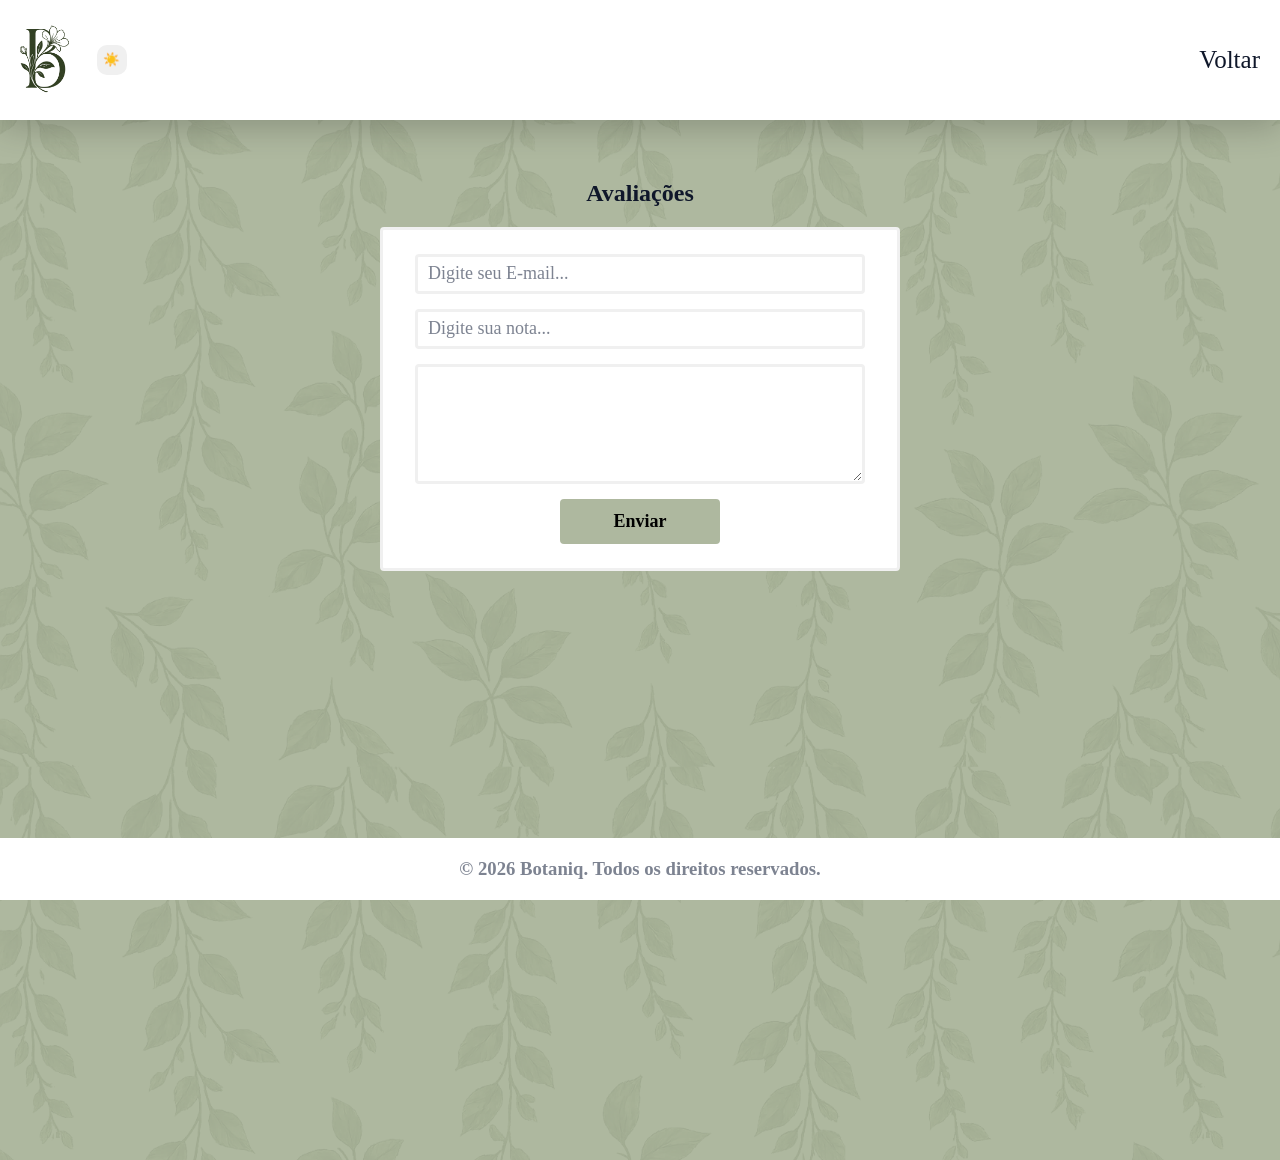
<file: avaliacoes.html>
<!doctype html>
<html lang="pt-br">
  <head>
    <meta charset="UTF-8" />
    <meta name="viewport" content="width=device-width, initial-scale=1.0" />
    <title>Avaliações</title>
    <link rel="stylesheet" href="css/styles.css" />
  </head>
  <body>
    <header>
      <img class="logo" src="img/Logo.png" alt="Logo botaniq" />
      <button onclick="trocarTema()" id="tButton">☀️</button>

      <div id="voltar">
        <a class="voltar" href="index.html">Voltar</a>
      </div>
    </header>

    <section id="avaliacoes">
      <h1>Avaliações</h1>
      <form id="formAvaliacoes" action="submit">

        <input
          type="text"
          placeholder="Digite seu E-mail..."
          class="email"
          name="email"
        />

        <input
          type="number"
          placeholder="Digite sua nota..."
          class="nota"
          name="nota"
        />

        <textarea
          placeholder="Escreva sua mensagem..."
          class="mensagem"
          name="mensagem"
        >
        
        </textarea>

        <button class="submitButton" type="submit">Enviar</button>
      </form>
    </section>

    <section id="avaliacoesCardsSection">
      <div id="avaliacoesCards">
        <!--

        <div class="cardC">
          <p class="nomeCliente">Nome cliente</p>
          <p class="notaC">4/5</p>
          <p class="mensagemC">[base64]</p>
        </div> 
         
        -->
      </div>
    </section>

    <footer>
      <h3>© 2026 Botaniq. Todos os direitos reservados.</h3>
    </footer>

    <script src="js/scripts.js"></script>
  </body>
</html>
</file>
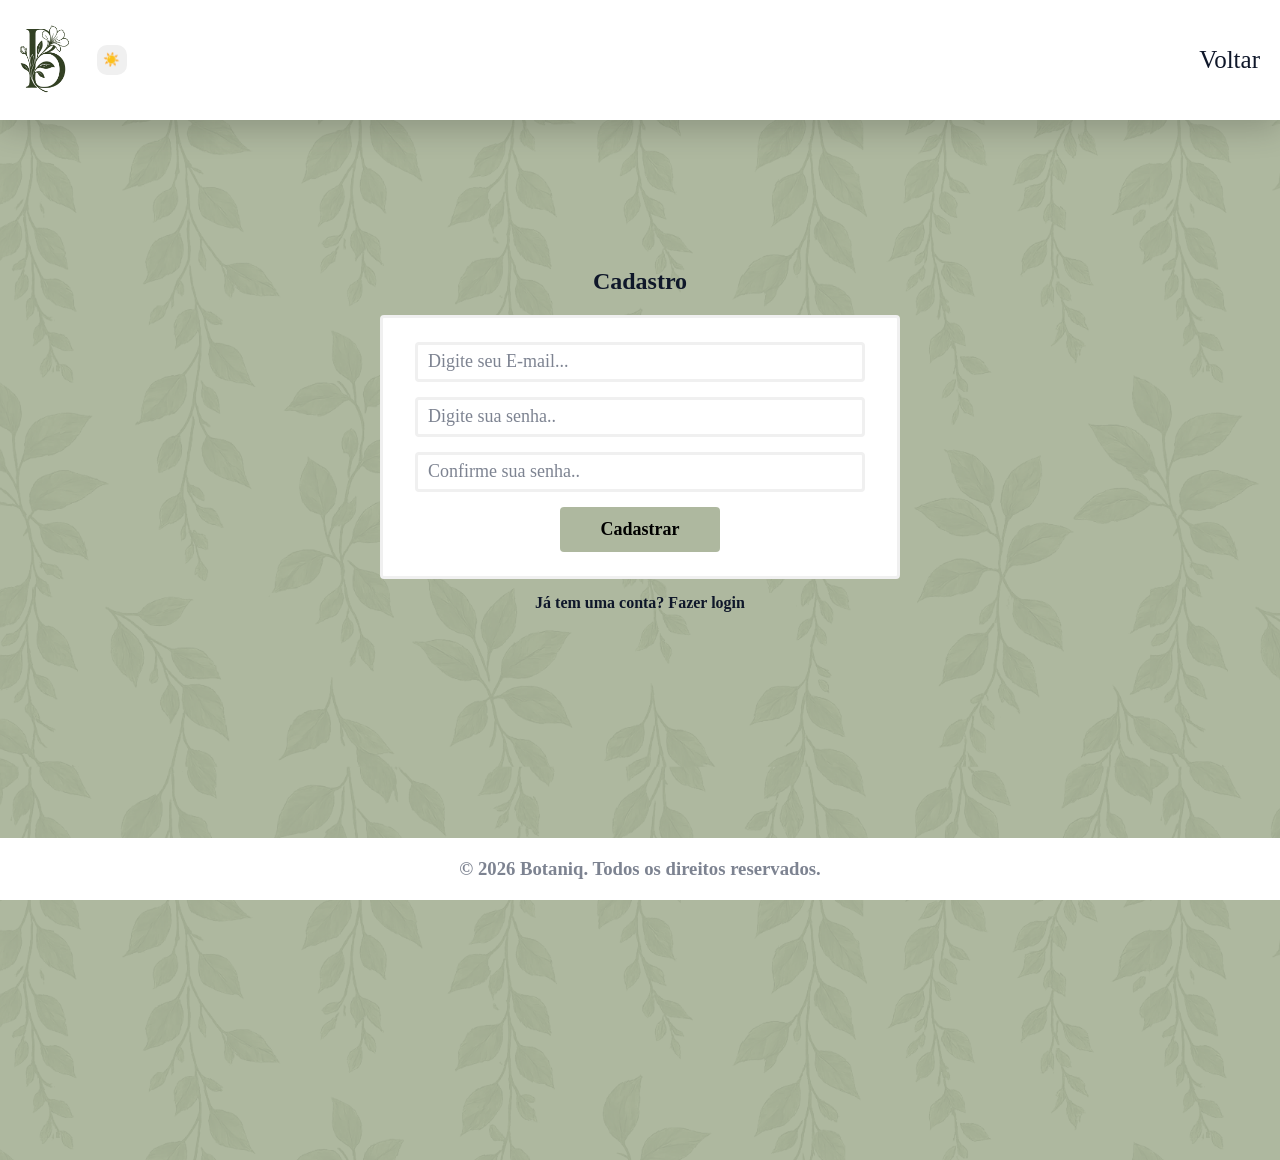
<file: cadastro.html>
<!doctype html>
<html lang="pt-br">
  <head>
    <meta charset="UTF-8" />
    <meta name="viewport" content="width=device-width, initial-scale=1.0" />
    <title>Cadastro</title>
    <link rel="stylesheet" href="css/styles.css" />
  </head>
  <body>
    <header>
      <img class="logo" src="img/Logo.png" alt="Logo botaniq" />
      <button onclick="trocarTema()" id="tButton">☀️</button>

      <div id="voltar">
        <a class="voltar" href="index.html">Voltar</a>
      </div>
    </header>

    <section id="cadastro">
      <h1>Cadastro</h1>
      <form id="formCadastro" action="submit">
        <input
          type="text"
          placeholder="Digite seu E-mail..."
          class="email"
          name="email"
        />

        <input
          type="password"
          placeholder="Digite sua senha.."
          class="senha"
          name="senha"
        />

        <input
          type="password"
          placeholder="Confirme sua senha.."
          class="senhaConfirmacao"
          name="senhaConfirmacao"
        />

        <button class="submitButton" type="submit">Cadastrar</button>
      </form>
           <a href="login.html">Já tem uma conta? Fazer login</a>
    </section>

    <footer>
      <h3>© 2026 Botaniq. Todos os direitos reservados.</h3>
    </footer>

    <script src="js/scripts.js"></script>
  </body>
</html>
</file>
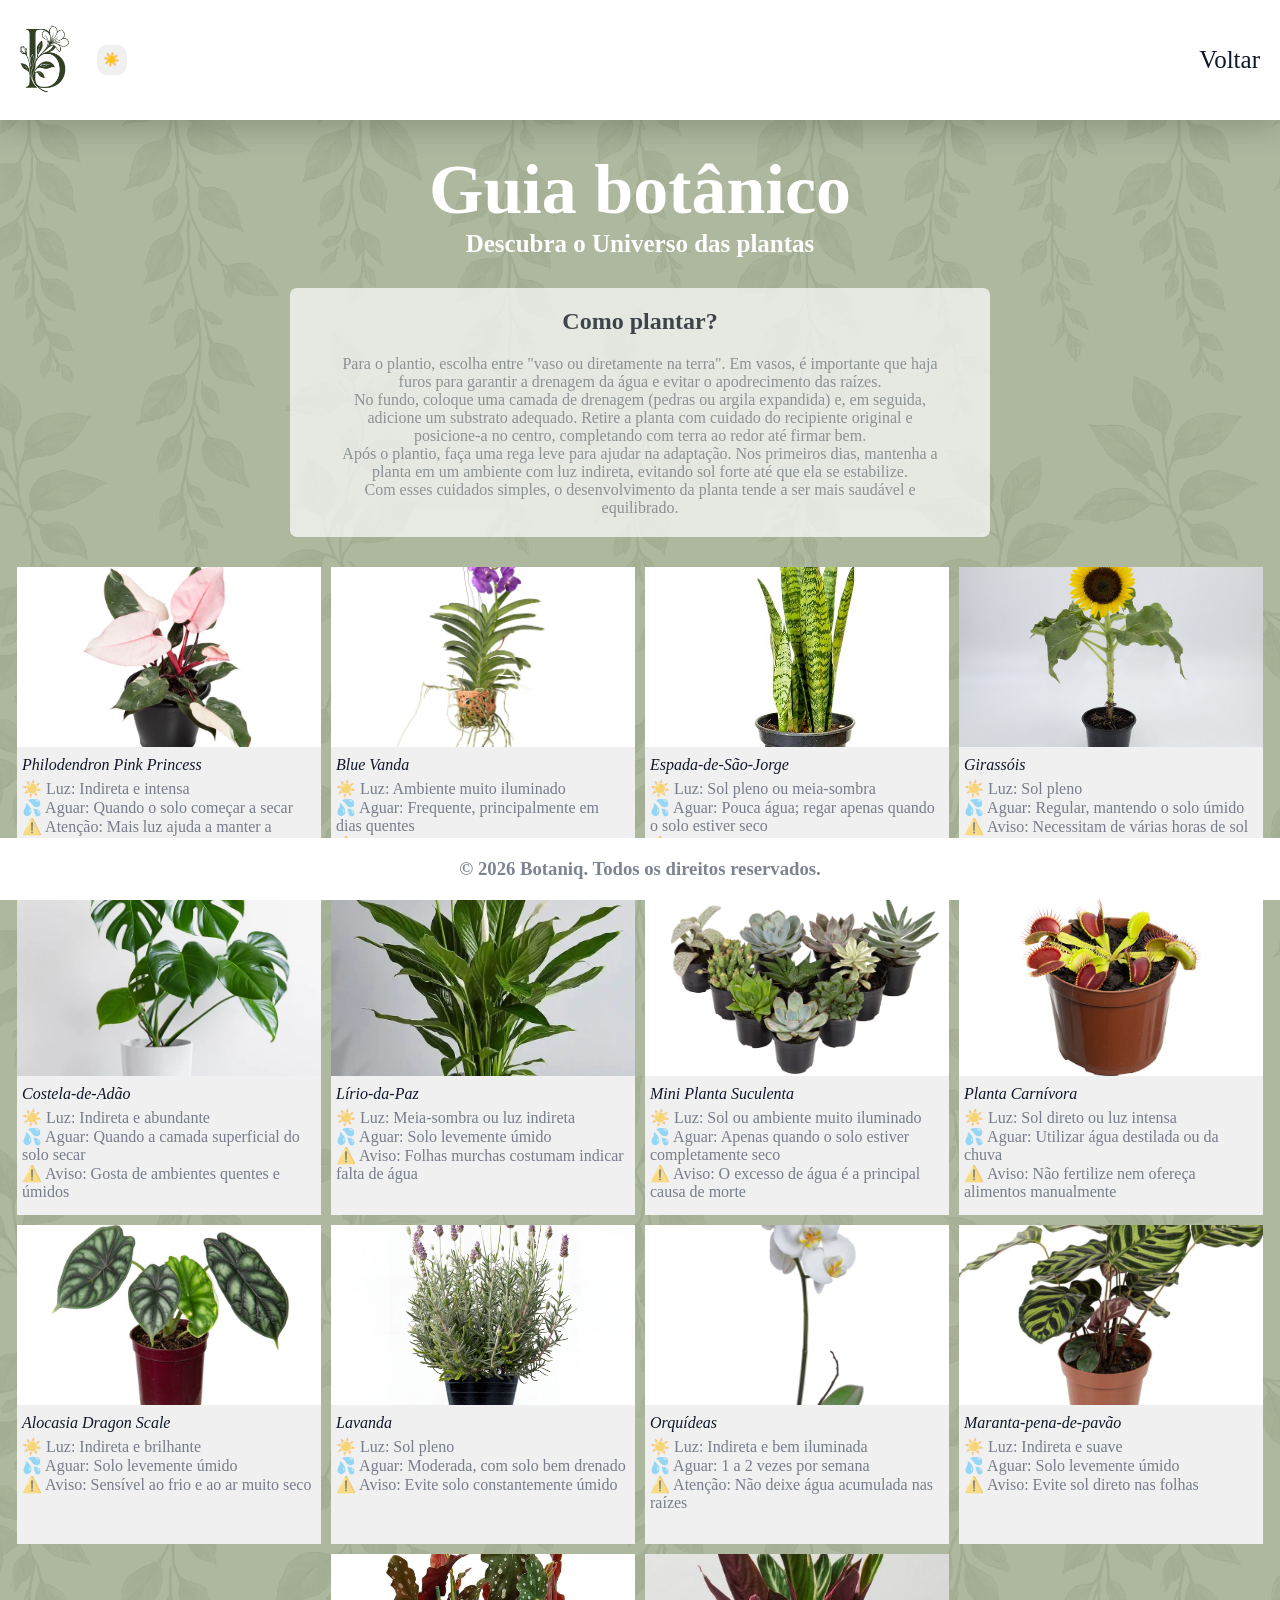
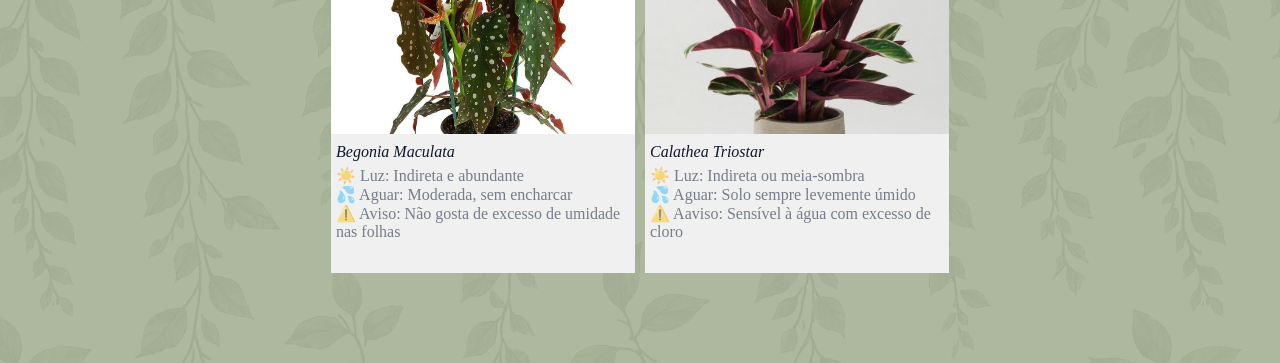
<file: guiaBotanico.html>
<!doctype html>
<html lang="pt-br">
  <head>
    <meta charset="UTF-8" />
    <meta name="viewport" content="width=device-width, initial-scale=1.0" />
    <title>Guia botânico</title>
    <link rel="stylesheet" href="css/styles.css" />
  </head>
  <body>
    <header>
      <img class="logo" src="img/Logo.png" alt="Logo botaniq" />
      <button onclick="trocarTema()" id="tButton">☀️</button>

      <div id="voltar">
        <a class="voltar" href="index.html">Voltar</a>
      </div>
    </header>

    <section id="tituloG">
      <h1>Guia botânico</h1>
      <h3>Descubra o Universo das plantas</h3>
    </section>

    <section id="comoPlantar">
      <h2>Como plantar?</h2>
      <p>
        Para o plantio, escolha entre "vaso ou diretamente na terra". Em vasos,
        é importante que haja furos para garantir a drenagem da água e evitar o
        apodrecimento das raízes. <br />
        No fundo, coloque uma camada de drenagem (pedras ou argila expandida) e,
        em seguida, adicione um substrato adequado. Retire a planta com cuidado
        do recipiente original e posicione-a no centro, completando com terra ao
        redor até firmar bem. <br />
        Após o plantio, faça uma rega leve para ajudar na adaptação. Nos
        primeiros dias, mantenha a planta em um ambiente com luz indireta,
        evitando sol forte até que ela se estabilize. <br />
        Com esses cuidados simples, o desenvolvimento da planta tende a ser mais
        saudável e equilibrado.
      </p>
    </section>

    <section id="info">
      <div id="cardsInfo">
        <div class="cardG">
          <img src="img/PhilodendronPinkPrincess.png" alt="Imagem do produto" />
          <p id="nomeTexto">Philodendron Pink Princess</p>
          <p id="infoTexto">
            ☀️ Luz: Indireta e intensa <br />
            💦 Aguar: Quando o solo começar a secar <br />
            ⚠️ Atenção: Mais luz ajuda a manter a coloração rosa
          </p>
        </div>
        <div class="cardG">
          <img src="img/BlueVanda.png" alt="Imagem do produto" />
          <p id="nomeTexto">Blue Vanda</p>
          <p id="infoTexto">
            ☀️ Luz: Ambiente muito iluminado <br />
            💦 Aguar: Frequente, principalmente em dias quentes <br />
            ⚠️ Aviso: Necessita boa circulação de ar
          </p>
        </div>
        <div class="cardG">
          <img src="img/EspadaDeSaoJorge.png" alt="Imagem do produto" />
          <p id="nomeTexto">Espada-de-São-Jorge</p>
          <p id="infoTexto">
            ☀️ Luz: Sol pleno ou meia-sombra<br />

            💦 Aguar: Pouca água; regar apenas quando o solo estiver seco<br />

            ⚠️ Aviso: Evite excesso de água para não apodrecer as raízes
          </p>
        </div>
        <div class="cardG">
          <img src="img/Girassol.png" alt="Imagem do produto" />
          <p id="nomeTexto">Girassóis</p>
          <p id="infoTexto">
            ☀️ Luz: Sol pleno <br />
            💦 Aguar: Regular, mantendo o solo úmido <br />
            ⚠️ Aviso: Necessitam de várias horas de sol por dia
          </p>
        </div>
        <div class="cardG">
          <img src="img/CostelaDeAdao.png" alt="Imagem do produto" />
          <p id="nomeTexto">Costela-de-Adão</p>
          <p id="infoTexto">
            ☀️ Luz: Indireta e abundante <br />
            💦 Aguar: Quando a camada superficial do solo secar<br />
            ⚠️ Aviso: Gosta de ambientes quentes e úmidos
          </p>
        </div>
        <div class="cardG">
          <img src="img/LirioDaPaz.png" alt="Imagem do produto" />
          <p id="nomeTexto">Lírio-da-Paz</p>
          <p id="infoTexto">
            ☀️ Luz: Meia-sombra ou luz indireta <br />
            💦 Aguar: Solo levemente úmido <br />
            ⚠️ Aviso: Folhas murchas costumam indicar falta de água
          </p>
        </div>
        <div class="cardG">
          <img src="img/Suculenta.png" alt="Imagem do produto" />
          <p id="nomeTexto">Mini Planta Suculenta</p>
          <p id="infoTexto">
            ☀️ Luz: Sol ou ambiente muito iluminado <br />
            💦 Aguar: Apenas quando o solo estiver completamente seco <br />
            ⚠️ Aviso: O excesso de água é a principal causa de morte
          </p>
        </div>
        <div class="cardG">
          <img src="img/PlantaCarnivora.png" alt="Imagem do produto" />
          <p id="nomeTexto">Planta Carnívora</p>
          <p id="infoTexto">
            ☀️ Luz: Sol direto ou luz intensa <br />
            💦 Aguar: Utilizar água destilada ou da chuva <br />
            ⚠️ Aviso: Não fertilize nem ofereça alimentos manualmente
          </p>
        </div>
        <div class="cardG">
          <img src="img/AlocasiaDragonScale.png" alt="Imagem do produto" />
          <p id="nomeTexto">Alocasia Dragon Scale</p>
          <p id="infoTexto">
            ☀️ Luz: Indireta e brilhante <br />
            💦 Aguar: Solo levemente úmido <br />
            ⚠️ Aviso: Sensível ao frio e ao ar muito seco
          </p>
        </div>
        <div class="cardG">
          <img src="img/Lavanda.png" alt="Imagem do produto" />
          <p id="nomeTexto">Lavanda</p>
          <p id="infoTexto">
            ☀️ Luz: Sol pleno <br />
            💦 Aguar: Moderada, com solo bem drenado <br />
            ⚠️ Aviso: Evite solo constantemente úmido
          </p>
        </div>
        <div class="cardG">
          <img src="img/Orquideas.png" alt="Imagem do produto" />
          <p id="nomeTexto">Orquídeas</p>
          <p id="infoTexto">
            ☀️ Luz: Indireta e bem iluminada <br />
            💦 Aguar: 1 a 2 vezes por semana <br />
            ⚠️ Atenção: Não deixe água acumulada nas raízes
          </p>
        </div>
        <div class="cardG">
          <img src="img/MarantaPenaDePavao.png" alt="Imagem do produto" />
          <p id="nomeTexto">Maranta-pena-de-pavão</p>
          <p id="infoTexto">
            ☀️ Luz: Indireta e suave <br />
            💦 Aguar: Solo levemente úmido <br />
            ⚠️ Aviso: Evite sol direto nas folhas
          </p>
        </div>
        <div class="cardG">
          <img src="img/BegoniaMaculata.png" alt="Imagem do produto" />
          <p id="nomeTexto">Begonia Maculata</p>
          <p id="infoTexto">
            ☀️ Luz: Indireta e abundante <br />
            💦 Aguar: Moderada, sem encharcar <br />
            ⚠️ Aviso: Não gosta de excesso de umidade nas folhas
          </p>
        </div>
        <div class="cardG">
          <img src="img/CalatheaTriostar.png" alt="Imagem do produto" />
          <p id="nomeTexto">Calathea Triostar</p>
          <p id="infoTexto">
            ☀️ Luz: Indireta ou meia-sombra <br />
            💦 Aguar: Solo sempre levemente úmido <br />
            ⚠️ Aaviso: Sensível à água com excesso de cloro
          </p>
        </div>
      </div>
    </section>

    <footer>
      <h3>© 2026 Botaniq. Todos os direitos reservados.</h3>
    </footer>

    <script src="js/scripts.js"></script>
  </body>
</html>
</file>
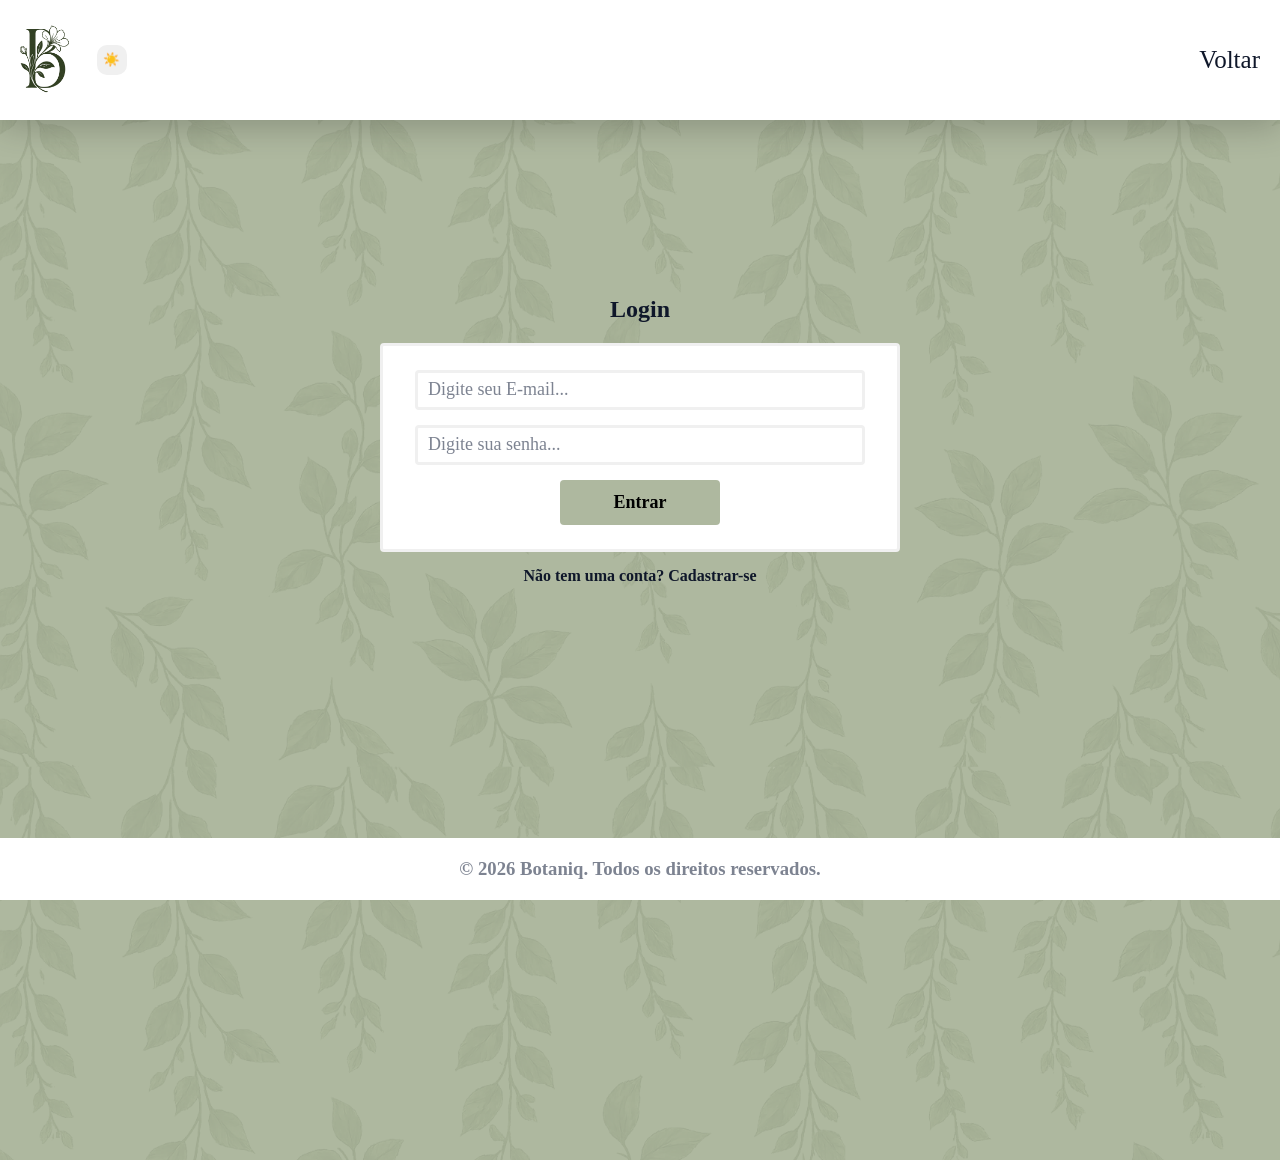
<file: login.html>
<!doctype html>
<html lang="pt-br">
  <head>
    <meta charset="UTF-8" />
    <meta name="viewport" content="width=device-width, initial-scale=1.0" />
    <title>Login</title>
    <link rel="stylesheet" href="css/styles.css" />
  </head>
  <body>
    <header>
      <img class="logo" src="img/Logo.png" alt="Logo botaniq" />
      <button onclick="trocarTema()" id="tButton">☀️</button>

      <div id="voltar">
        <a href="index.html">Voltar</a>
      </div>
    </header>
    <section id="login">
      <h1>Login</h1>

      <form id="formLogin" action="submit">
        <input
          type="text"
          placeholder="Digite seu E-mail..."
          class="email"
          name="email"
        />

        <input
          type="password"
          placeholder="Digite sua senha..."
          class="senha"
          name="senha"
        />

        <button class="submitButton" type="submit">Entrar</button>
      </form>
      <a href="cadastro.html">Não tem uma conta? Cadastrar-se</a>
    </section>

    <footer>
      <h3>© 2026 Botaniq. Todos os direitos reservados.</h3>
    </footer>

    <script src="js/scripts.js"></script>
  </body>
</html>
</file>
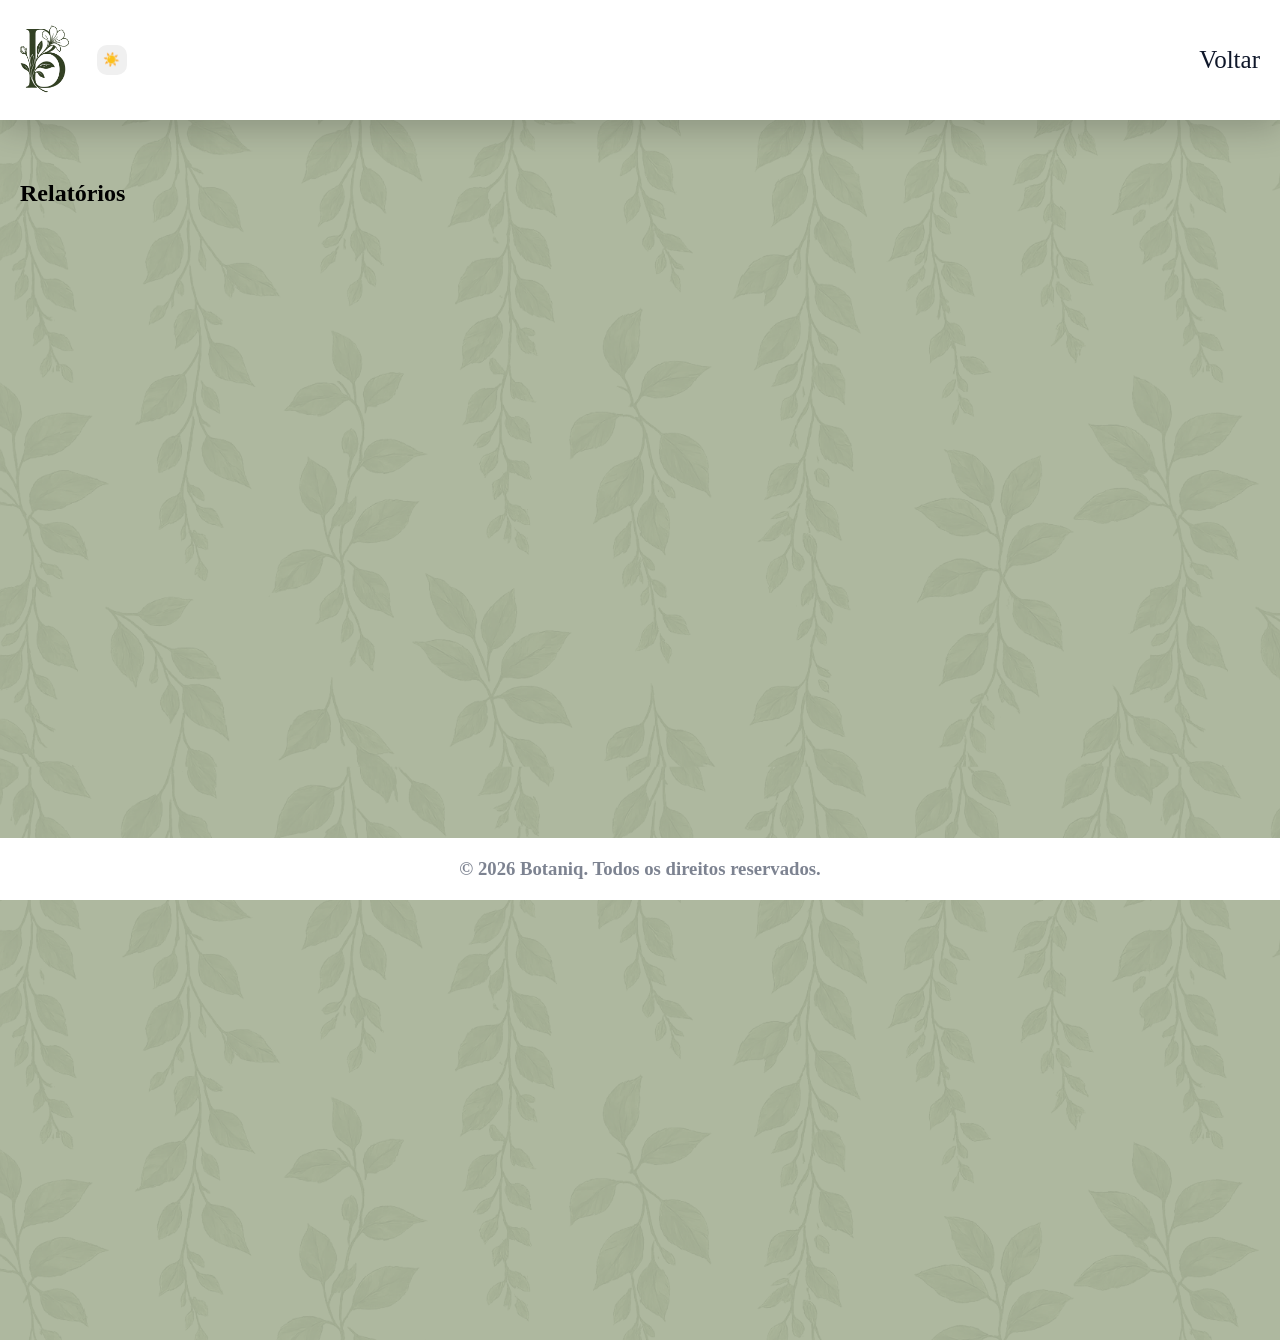
<file: relatorios.html>
<!doctype html>
<html lang="pt-br">
  <head>
    <meta charset="UTF-8" />
    <meta name="viewport" content="width=device-width, initial-scale=1.0" />
    <title>Relatórios</title>
    <link rel="stylesheet" href="css/styles.css" />
  </head>
  <body>
    <header>
      <img class="logo" src="img/Logo.png" alt="Logo botaniq" />
      <button onclick="trocarTema()" class="tButton">☀️</button>

      <div id="voltar">
        <a class="voltar" href="index.html">Voltar</a>
      </div>
    </header>

    <section id="relatorios">
      <h1>Relatórios</h1>
      <ul id="listaRelatorios">
        <!--
         <li>1 - Produto: Nome do produto - Cliente: Nome do cliente - R$preço</li>
        -->
      </ul>
    </section>

    <footer>
      <h3>© 2026 Botaniq. Todos os direitos reservados.</h3>
    </footer>

    <script src="js/scripts.js"></script>
  </body>
</html>
</file>
<file: css/styles.css>
:root {
  --primaria: #ffffff;
  --secundaria: #f0f0f0;
  --background: #aeb89f;
  --backgroundEscuro: #909885;
  --preto: #0f172a;
  --cinza: rgba(25, 35, 60, 0.563);
  --sombra: 0 8px 30px rgba(0, 0, 0, 0.2);
}

:root.dark {
  --primaria: #425234;
  --secundaria: #38452c;
  --background: #6b755c;
  --backgroundEscuro: #4e5542;
  --preto: #ffffff;
  --cinza: rgba(255, 255, 255, 0.563);
}

body {
  background-color: var(--background);
  background-image: url("../img/Background.png");
  background-repeat: repeat;
  background-size: 1150px;
  min-height: 1160px;
  padding-bottom: 80px;
}

* {
  margin: 0;
  padding: 0;
  box-sizing: border-box;
  font-family: "Playfair Display";
}

html {
  scroll-behavior: smooth;
}

/* PÁGINA PRINCIPAL */

/* cabeçalho */

header {
  z-index: 100;
  background-color: var(--primaria);
  display: flex;
  align-items: center;
  padding: 10px;
  gap: 20px;
  box-shadow: var(--sombra);
  position: fixed;
  width: 100%;
  top: 0;
}

header button {
  width: 30px;
  height: 30px;
  border: none;
  border-radius: 10px;
  background-color: var(--secundaria);
  transition: 0.3s;
}

header button:hover {
  transform: scale(1.2);
}

header button:active {
  transform: scale(0.9);
}

header a {
  text-decoration: none;
  color: var(--preto);
  padding: 10px;
}

#links {
  margin-left: auto;
}

.logo {
  height: 100px;
}

/* banner */

#banner {
  position: relative;
  padding-top: 120px;
}

#imagemBanner {
  margin-top: 0;
  position: relative;
  height: 500px;
  width: 100%;
  padding: 10px;
  object-fit: cover;
}

#galeria {
  display: flex;
  justify-content: center;
}

#galeria img {
  height: 250px;
  width: 33%;
  object-fit: cover;
}

#galeria #img1 {
  object-position: center bottom;
  padding: 0 7.5px;
}

#galeria #img2 {
  object-position: center;
  padding: 0 7.5px;
}

#galeria #img3 {
  object-position: center;
  padding: 0 7.5px;
}

#banner h1 {
  font-size: 90px;
  position: absolute;
  z-index: 1;
  color: var(--secundaria);
  top: 300px;
  left: 50%;
  transform: translateX(-50%);
}

#banner h3 {
  font-size: 42px;
  font-style: italic;
  white-space: nowrap;
  position: absolute;
  z-index: 1;
  color: var(--secundaria);
  top: 400px;
  left: 50%;
  transform: translateX(-50%);
}

/* produtos */

#produtos h1 {
  color: var(--primaria);
  text-align: center;
  padding: 15px;
}

#cardsProdutos {
  display: flex;
  justify-content: center;
  padding: 10px;
  gap: 10px;
  flex-wrap: wrap;
}

.card {
  width: 320px;
  height: 535px;
  background-color: var(--secundaria);
  overflow: hidden;
  transition: 0.3s;
  display: flex;
  flex-direction: column;
}

.card:hover {
  transform: translateY(-10px);
}

.card img {
  width: 100%;
  aspect-ratio: 1 / 1;
  object-fit: cover;
}

.card p {
  padding: 10px 14px;
}

.nomeTexto {
  font-style: italic;
  color: var(--preto);
  font-size: 18px;
}

.descricaoTexto {
  color: var(--cinza);
  margin-top: 8px;
  font-size: 15px;
  line-height: 1.5;
}

.card .precoTexto {
  color: var(--preto);
  background-color: var(--background);
  transition: 0.3s;
  width: fit-content;
  margin: 10px;
  border-radius: 6px;
}

.precoTexto:hover {
  background-color: var(--backgroundEscuro);
}

.estoqueTexto {
  color: var(--preto);
  font-weight: 600;
}

/* sobre nos */

#sobreNos {
  margin: 0 auto;
  margin-top: 25px;
  background-color: var(--primaria);
  opacity: 70%;
  width: 700px;
  padding: 20px;
  border-radius: 7px;
}

#sobreNos h2 {
  color: var(--preto);
  text-align: center;
  margin-bottom: 20px;
}

#sobreNos p {
  max-width: 600px;
  color: var(--cinza);
  text-align: center;
  margin-left: auto;
  margin-right: auto;
}

/* logo de fundo */

#logoDeFundo {
  width: 100px;
  display: block;
  margin: 20px auto;
  margin-bottom: 75px;
}

/* rodapé */

footer {
  z-index: 100;
  background-color: var(--primaria);
  padding: 20px;
  position: fixed;
  width: 100%;
  bottom: 0;
}

footer h3 {
  color: var(--cinza);
  text-align: center;
}

/* GUIA BOTÂNICO */

/* título */

#tituloG h1 {
  color: var(--primaria);
  text-align: center;
  margin-top: 150px;
  font-size: 70px;
}

#tituloG h3 {
  color: var(--primaria);
  text-align: center;
  margin-bottom: 30px;
  font-size: 25px;
}

/* COMO PLANTAR */

#comoPlantar {
  margin: 0 auto;
  margin-top: 25px;
  background-color: var(--primaria);
  opacity: 70%;
  width: 700px;
  padding: 20px;
  border-radius: 7px;
  margin-bottom: 20px;
}

#comoPlantar h2 {
  color: var(--preto);
  text-align: center;
  margin-bottom: 20px;
}

#comoPlantar p {
  max-width: 600px;
  color: var(--cinza);
  text-align: center;
  margin-left: auto;
  margin-right: auto;
}

/* cards do guia */

#cardsInfo {
  display: flex;
  justify-content: center;
  padding: 10px;
  gap: 10px;
  flex-wrap: wrap;
}

.cardG {
  background-color: var(--secundaria);
  scroll-snap-align: start;
  scroll-snap-stop: always;
}

.cardG p {
  padding: 5px;
  width: 300px;
  height: 135px;
}

.cardG #nomeTexto {
  font-style: italic;
  color: var(--preto);
}

.cardG #infoTexto {
  color: var(--cinza);
  position: absolute;
  margin-top: -112px;
}

.cardG img {
  width: 304px;
  height: 180px;
  object-fit: cover;
}

.cardG {
  background-color: var(--secundaria);
  transition: 0.3s;
}

.cardG:hover {
  transform: scale(1.035);
}

/* voltar */

#voltar {
  margin-left: auto;
}

#voltar a {
  font-size: 25px;
}

/* LOGIN */

/* formulário */

#login,
#cadastro {
  display: flex;
  flex-direction: column;
  align-items: center;
  justify-content: center;
  width: 100%;
  min-height: calc(100vh - 120px);
  padding: 120px 20px 20px;
  text-align: center;
}

#avaliacoes {
  display: flex;
  flex-direction: column;
  align-items: center;
  justify-content: flex-start;
  width: 100%;
  padding: 180px 20px 20px;
  text-align: center;
}

#login a,
#cadastro a,
#avaliacoes a {
  color: var(--preto);
  display: inline-block;
  text-align: center;
  margin-top: 15px;
  width: min(520px, 100%);
  text-decoration: none;
  font-weight: 600;
}

#login h1,
#cadastro h1,
#avaliacoes h1 {
  margin-bottom: 20px;
  color: var(--preto);
}

#formLogin,
#formCadastro,
#formAvaliacoes {
  background-color: var(--primaria);
  width: min(520px, 100%);
  max-width: 520px;
  height: auto;
  border-radius: 4px;
  border: 3px solid var(--secundaria);
  padding: 24px;
  display: flex;
  flex-direction: column;
  justify-content: center;
  align-items: center;
  gap: 15px;
}

.email,
.senha,
.senhaConfirmacao,
.nota,
.mensagem {
  background-color: var(--primaria);
  width: min(450px, 100%);
  border-radius: 4px;
  border: 3px solid var(--secundaria);
  padding: 0 10px;
  font-size: 16px;
}

.email,
.senha,
.senhaConfirmacao,
.nota {
  height: 40px;
}

.mensagem {
  min-height: 120px;
  height: auto;
  padding: 12px 10px;
  resize: vertical;
}

.email::placeholder,
.senha::placeholder,
.senhaConfirmacao::placeholder,
.nota::placeholder,
.mensagem::placeholder {
  color: var(--cinza);
  font-size: large;
}

.submitButton {
  width: 160px;
  padding: 12px;
  background: var(--background);
  color: #000000;
  border: none;
  border-radius: 4px;
  font-size: 18px;
  font-weight: 600;
  transition: 0.4s;
}

.submitButton:hover {
  background: var(--backgroundEscuro);
  transform: scale(1.05);
}

.submitButton:active {
  transform: scale(0.9);
}

/* avaliações registradas */

#avaliacoesCardsSection {
  width: 100%;
  display: flex;
  justify-content: center;
  margin-top: 0;
  padding: 0 0 80px;
}

#avaliacoesCards {
  display: flex;
  justify-content: center;
  flex-wrap: wrap;
  gap: 16px;
  padding: 10px;
  margin-top: 8px;
  width: min(1060px, 100%);
  max-width: 1060px;
}

.cardC {
  width: min(320px, 100%);
  background-color: var(--primaria);
  border: 3px solid var(--secundaria);
  padding: 16px;
  box-sizing: border-box;
  transition: 0.3s;
  display: flex;
  flex-direction: column;
  gap: 10px;
}

.cardC:hover {
  transform: translateY(-5px);
}

.cardC p {
  padding: 0;
  width: auto;
  height: auto;
  margin: 0;
}

.nomeCliente {
  font-style: italic;
  color: var(--preto);
  font-size: 16px;
}

.notaC {
  font-style: italic;
  color: var(--preto);
  margin: 0;
}

.cardC .mensagemC {
  color: var(--cinza);
  word-wrap: break-word;
  white-space: normal;
  margin: 0;
}

/* RELATÓRIOS */

#relatorios h1 {
  margin-left: 20px;
  margin-top: 180px;
}

#relatorios ul {
  padding: 20px;
  list-style: none;
}

#relatorios li {
  background-color: var(--secundaria);
  margin-top: 20px;
  padding: 20px;
  width: 100%;
}

/* ESTOQUE */

#gerenciarEstoque {
  background-color: var(--primaria);
  width: 320px;
  height: 535px;
  overflow-y: auto;
  border: 3px solid var(--secundaria);
}

#gerenciarEstoque div {
  display: flex;
  flex-direction: row;
  align-items: center;
  background-color: var(--secundaria);
  padding: 12px;
  margin: 8px;
  gap: 8px;
}

#gerenciarEstoque div p {
  color: var(--preto);
  flex: 1;
  text-align: center;
  margin: 0;
  min-width: 0;
}

#gerenciarEstoque h1 {
  text-align: center;
  margin: 12px 0;
  color: var(--preto);
  padding: 0 12px;
  font-size: 20px;
}

.dimEstoque {
  border-radius: 4px;
  width: 28px;
  height: 28px;
  background-color: rgb(255, 111, 111);
  border: 2px solid rgb(143, 42, 42);
  transition: 0.3s;
}

.aumEstoque {
  border-radius: 4px;
  width: 28px;
  height: 28px;
  background-color: rgb(165, 255, 120);
  border: 2px solid rgb(66, 173, 62);
  transition: 0.3s;
}

.aumEstoque:hover {
  transform: scale(1.1);
  background-color: rgb(95, 214, 90);
}

.dimEstoque:hover {
  transform: scale(1.1);
  background-color: rgb(208, 63, 63);
}

.dimEstoque:active {
  transform: scale(0.9);
}

.aumEstoque:active {
  transform: scale(0.9);
}

/* MOBILE */

@media (max-width: 768px) {
  body {
    background-size: auto;
  }

  header {
    flex-wrap: wrap;
    justify-content: space-between;
    gap: 10px;
    padding: 12px 16px;
  }

  .logo {
    height: 80px;
  }

  header button {
    width: 36px;
    height: 36px;
  }

  #links {
    width: 100%;
    margin: 0;
    display: flex;
    flex-wrap: wrap;
    justify-content: center;
    gap: 8px;
  }

  header a {
    padding: 8px 10px;
    font-size: 14px;
  }

  #imagemBanner {
    margin-top: 70px;
    height: auto;
    padding: 8px;
  }

  #galeria img {
    width: 33.3%;
    padding: 8px 0;
  }

  #banner {
    margin-top: -43px;
  }

  #banner h1 {
    font-size: 40px;
    position: absolute;
    z-index: 1;
    color: var(--secundaria);
    top: 270px;
    left: 50%;
    transform: translateX(-50%);
  }

  #banner h3 {
    font-size: 25px;
    font-style: italic;
    white-space: nowrap;
    position: absolute;
    z-index: 1;
    color: var(--secundaria);
    top: 315px;
    left: 50%;
    transform: translateX(-50%);
  }

  #produtos h1 {
    margin-top: 10px;
  }

  #produtos h1,
  #tituloG h1,
  #tituloG h3,
  #sobreNos h2,
  #comoPlantar h2,
  #avaliacoes h1,
  #relatorios h1 {
    padding: 0 12px;
  }

  #cardsInfo,
  #avaliacoesCards {
    padding: 10px 12px 90px;
    gap: 12px;
  }

  .cardG,
  .cardC,
  #formLogin,
  #formCadastro,
  #formAvaliacoes,
  #sobreNos,
  #comoPlantar,
  #gerenciarEstoque,
  #relatorios ul {
    width: calc(100% - 24px);
    max-width: 100%;
    margin: 0 auto;
  }

  .cardG,
  .cardC {
    padding: 12px;
    position: relative;
  }

  .cardG img,
  .cardC img,
  #imagemBanner {
    width: 100%;
    height: auto;
  }

  .cardG p,
  .cardC p,
  .email,
  .senha,
  .senhaConfirmacao,
  .nota,
  .mensagem {
    width: 100%;
    height: auto;
    margin: 8px 0;
  }

  .descricaoTexto,
  .precoTexto,
  .estoqueTexto,
  .cardG #infoTexto,
  .cardG #nomeTexto,
  .notaC,
  .cardC .mensagemC {
    position: static;
    margin: 0;
    width: auto;
    height: auto;
    background-color: transparent;
  }

  #sobreNos,
  #comoPlantar,
  #formLogin,
  #formCadastro,
  #formAvaliacoes {
    padding: 18px 14px;
  }

    #comoPlantar{
      width: 320px;
    }

  #sobreNos{
    width: 320px;
    margin: 37px;
  }

  #gerenciarEstoque {
    width: 320px;
    height: 535px;
  }


  #sobreNos p,
  #comoPlantar p,
  .mensagem::placeholder,
  .nota::placeholder,
  .email::placeholder,
  .senha::placeholder,
  .senhaConfirmacao::placeholder {
    font-size: 16px;
  }

  #avaliacoes {
    padding: 130px 20px 20px;
  }

  #logoDeFundo {
    width: 120px;
    margin-bottom: 40px;
  }
  
  footer {
    position: fixed;
    bottom: 0;
    width: 100%;
    padding: 16px 12px;
  }

  footer h3 {
    font-size: 14px;
  }

}
</file>
